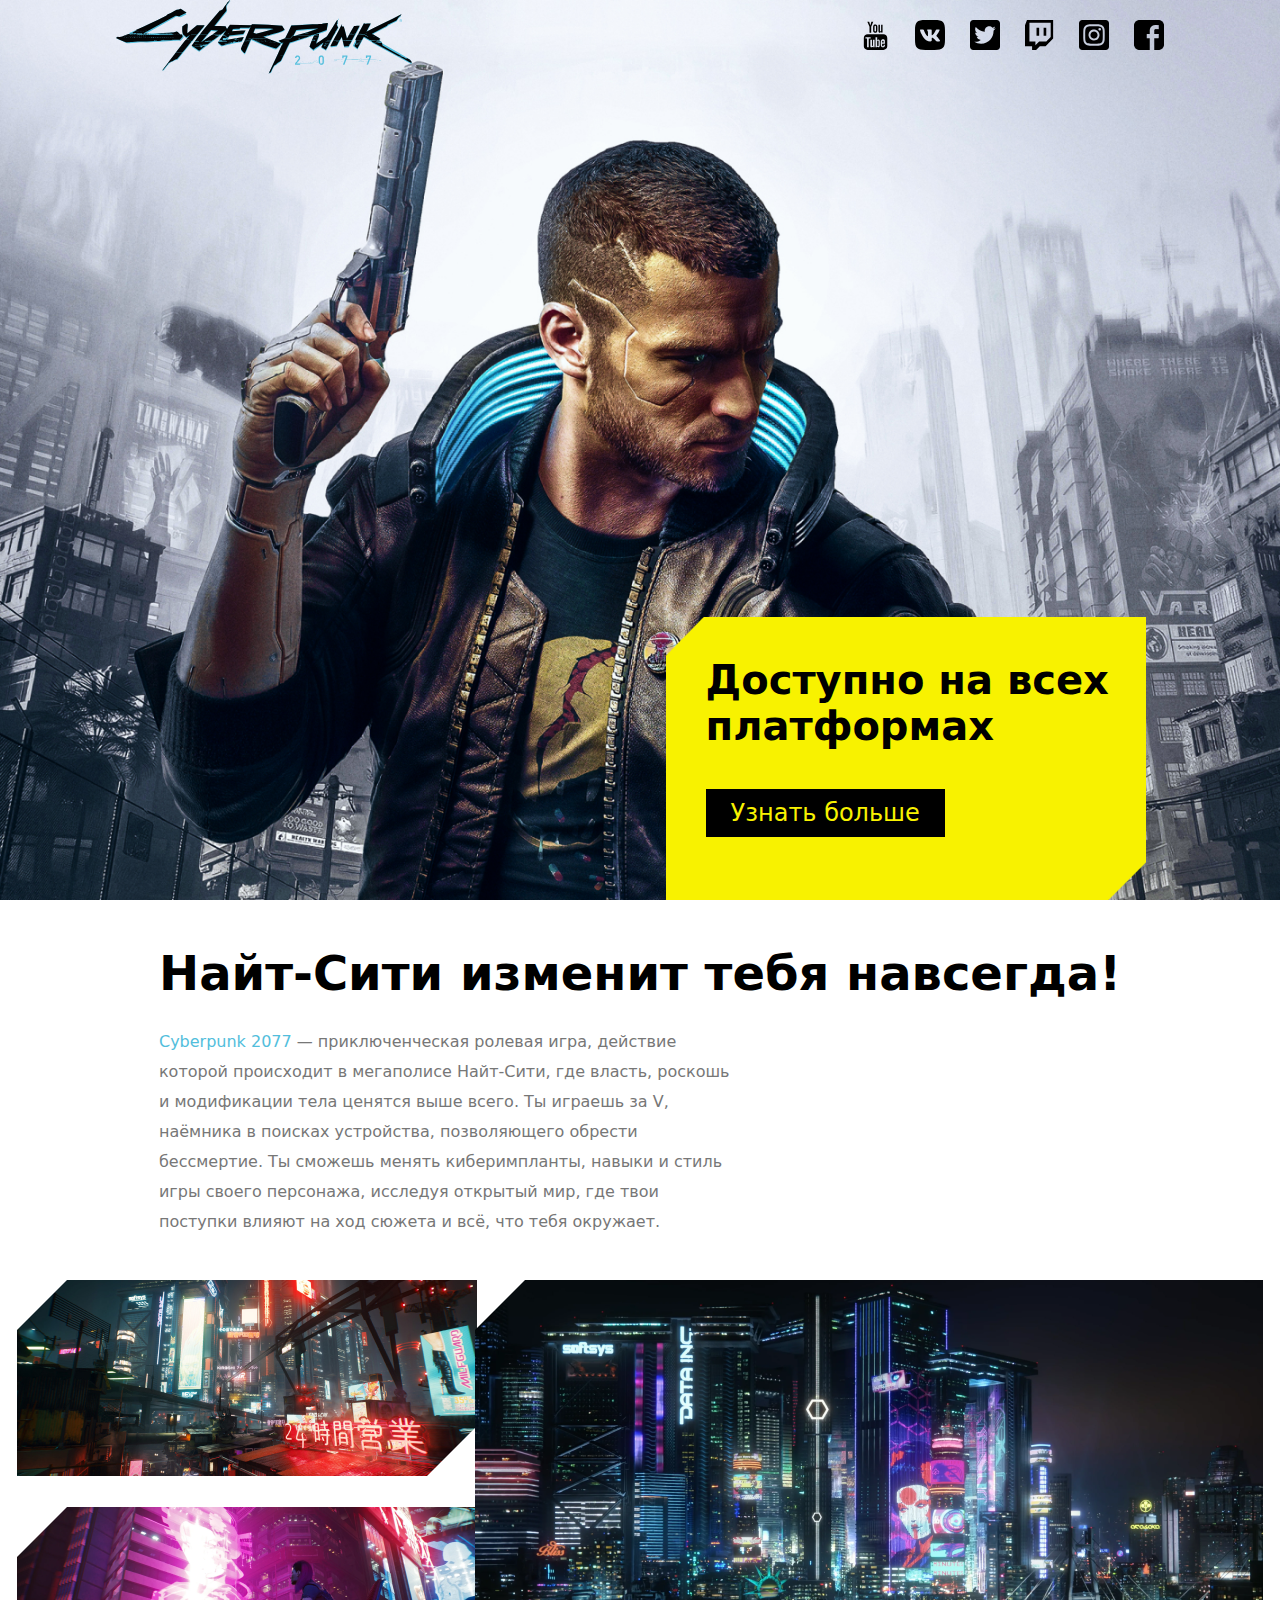
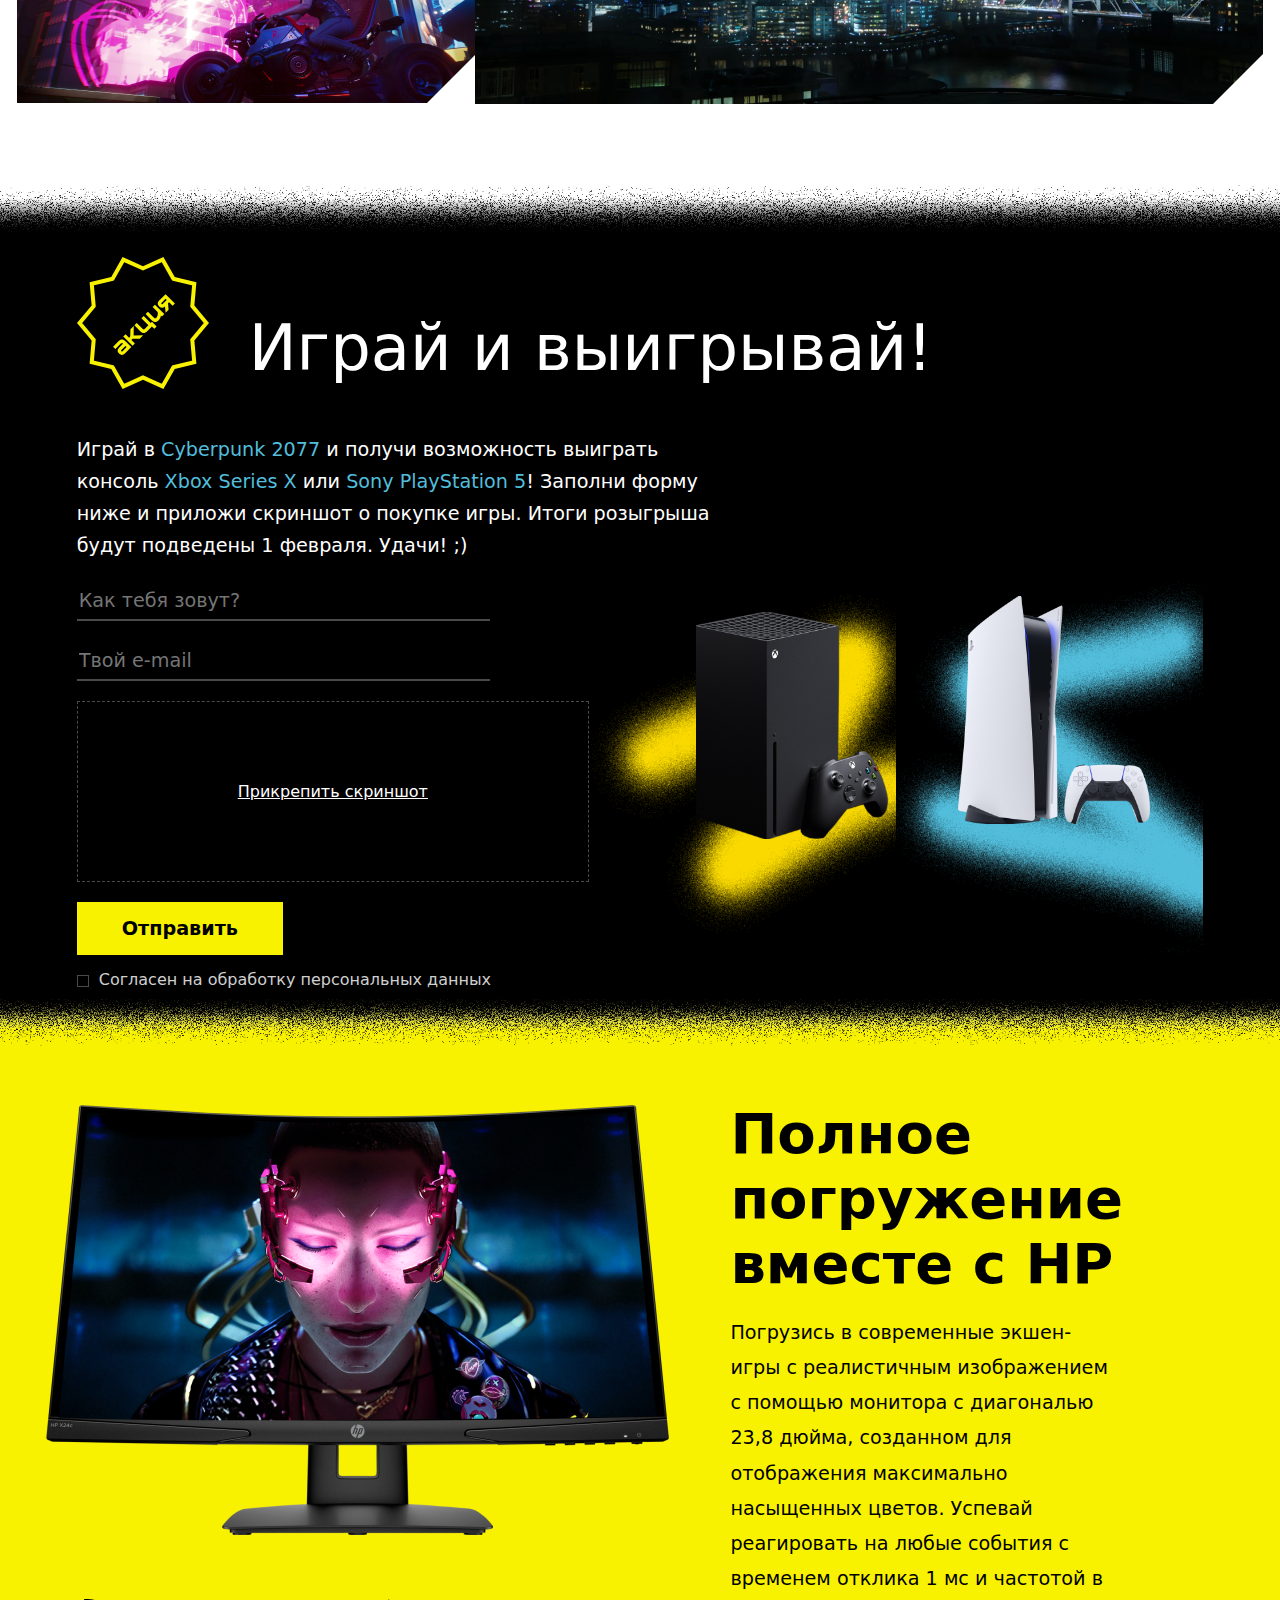
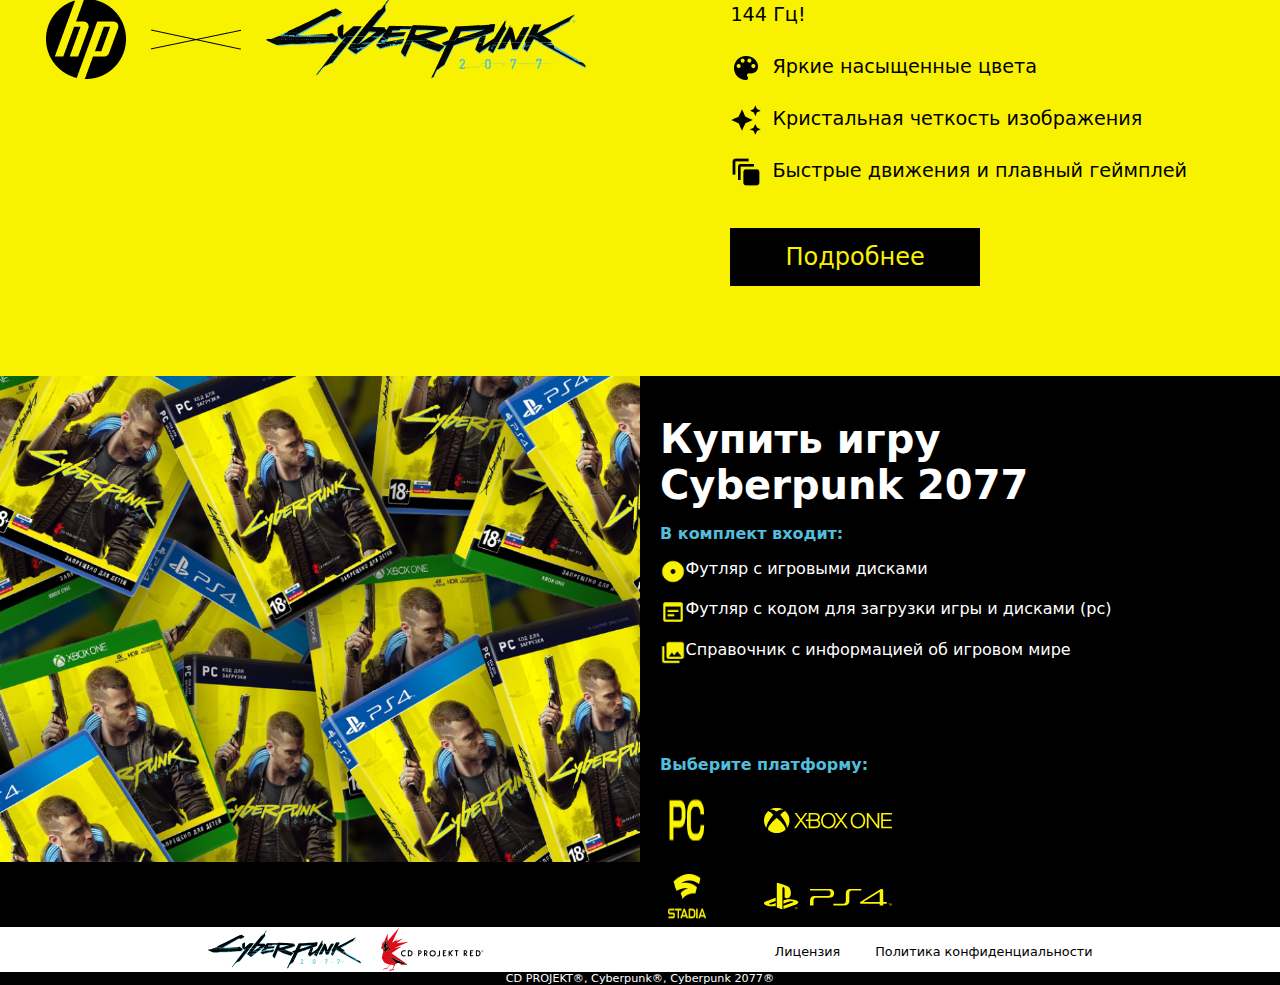
<file: progect3/index.html>
<!DOCTYPE html>
<html lang="en">

<head>
    <meta charset="UTF-8">
    <meta http-equiv="X-UA-Compatible" content="IE=edge">
    <meta name="viewport" content="width=device-width, initial-scale=1.0">
    <link rel="stylesheet" href="index.css">
    <title>Document</title>
</head>

<body>
    <header>
        <div class="header__backgraund">
            <nav>
                <div>
                    <div>
                        <img class="header__logo" src="./images/logo.svg" alt="Лого">
                    </div>
                    <div class="header__icons">
                        <img style="padding-left: 0px;" src="./images/youtube.svg" alt="YT">
                        <img src="./images/vk.svg" alt="VK">
                        <img src="./images/twitter.svg" alt="TW">
                        <img src="./images/twitch.svg" alt="TCH">
                        <img src="./images/instagram.svg" alt="IN">
                        <img src="./images/facebook.png" alt="FA">
                    </div>
                </div>
            </nav>
            <div class="header__info">
                <p>Доступно на всех платформах</p>
                <button>Узнать больше</button>
            </div>
        </div>
        <div class="header_main"></div>
    </header>
    <main>
        <div class="main__center">
            <div class="main__center__title">
                <div class="main__center__titleAndContent">
                    <p>Найт-Сити изменит тебя навсегда!</p>
                    <div class="main__center__content">
                        <p> <span style="color: #52bedc">Cyberpunk 2077</span> — приключенческая ролевая игра, действие
                            которой происходит в мегаполисе
                            Найт-Сити, где власть, роскошь и модификации тела ценятся выше всего. Ты играешь за V,
                            наёмника
                            в поисках устройства, позволяющего обрести бессмертие. Ты сможешь менять киберимпланты,
                            навыки и
                            стиль игры своего персонажа, исследуя открытый мир, где твои поступки влияют на ход сюжета и
                            всё, что тебя окружает.
                        <p>
                    </div>
                </div>
                <div class="main__center__foto">
                    <div class="main__center__foto__double">
                        <img class="main__center__foto1" src="./images/mainblack1.png" alt="Фото1">
                        <img class="main__center__foto2" src="./images/mainblack2.png" alt="Фото2">
                    </div>
                    <div>
                        <img class="main__center__foto3" src="./images/mainblack3.png" alt="Фото3">
                    </div>
                </div>
            </div>
        </div>
        <img class="main__block2-3" src="./images/block2-3.png" alt="Переход">
        <div class="main__form">
            <div>
                <div>
                    <img src="./images/akciy.svg" alt="Акция">
                    <div class="main__form__XPSPHONE">
                        <div class="main__form__fotoXBOX">
                            <img src="images/XBOX.png" alt="XBOX">
                        </div>
                        <div class="main__form__fotoPS">
                            <img src="images/PS5.png" alt="PS">
                        </div>
                    </div>
                    <p>Играй и выигрывай!</p>
                </div>
                <p>Играй в <span style="color: #52bedc">Cyberpunk 2077</span> и получи возможность выиграть консоль
                    <span style="color: #52bedc">Xbox Series X</span> или <span style="color: #52bedc">Sony PlayStation
                        5</span>!
                    Заполни форму ниже и приложи скриншот о покупке игры. Итоги розыгрыша будут подведены 1 февраля.
                    Удачи! ;)
                </p>
                <div>
                    <div>
                        <form id="form" action="#">
                            <input class="main__form__input main__form__input_style" type="text"
                                placeholder="Как тебя зовут?">
                            <input class="main__form__input main__form__input_style" type="Email"
                                placeholder="Твой е-mail">
                            <input id="file" name="file" class="main__form__input main__form__file_style" type="file">
                            <div class="main__form__file_label_style">
                                <label class="" for="file"><u>Прикрепить скриншот</u></label>
                            </div> <button class="main__form__input main__form__button_style">Отправить</button>
                            <div style="display: flex;">
                                <input id="checkbox" name="checkbox"
                                    class="main__form__input main__form__checkbox_style" type="Checkbox">
                                <label class="main__form__checkbox_label_style" for="checkbox"></label>
                                <label class="main__form__checkbox_label2_style" for="checkbox">Согласен на обработку
                                    персональных данных</label>
                            </div>
                        </form>
                    </div>
                    <div class="main__form__XPS">
                        <div class="main__form__fotoXBOX">
                            <img src="images/XBOX.png" alt="XBOX">
                        </div>
                        <div class="main__form__fotoPS">
                            <img src="images/PS5.png" alt="PS">
                        </div>
                    </div>
                </div>
            </div>
            <img class="main__block3-4" src="./images/block3-4.png" alt="Переход">
        </div>
        <div class="main__marketing">
            <div>
                <div class="main__marketing__foto">
                    <div>
                        <img src="./images/hpmonitor.png" alt="Монитор">
                    </div>
                    <div>
                        <img src="./images/hp_cyber.png" alt="Интеграция">
                    </div>
                </div>
                <div class="main__marketing__HP">
                    <p class="main__marketing__title">Полное погружение вместе с HP</p>
                    <p class="main__marketing__content">Погрузись в современные экшен-игры с реалистичным изображением с
                        помощью монитора с диагональю
                        23,8 дюйма, созданном для отображения максимально насыщенных цветов. Успевай реагировать на
                        любые события с временем отклика 1 мс и частотой в 144 Гц!</p>
                    <div>
                        <img src="./images/icon_pal.png" alt="Палинтра">
                        <p>Яркие насыщенные цвета</p>
                    </div>
                    <div>
                        <img src="./images/icon_zve.png" alt="Звезды">
                        <p>Кристальная четкость изображения</p>
                    </div>
                    <div>
                        <img src="./images/icon_copy.png" alt="Копия">
                        <p>Быстрые движения и плавный геймплей</p>
                    </div>
                    <button>Подробнее</button>
                </div>
            </div>
        </div>
        <div style="background-color: #f8f200; height: 10vh;"></div>
        <div class="main__pay">
            <div class="main__pay__flex">
                <div>
                    <img src="./images/pay.jpg" alt="pay">
                </div>
                <div class="main__pay__flex__content">
                    <p>Купить игру Cyberpunk 2077</p>
                    <div class="main__pay__flex__pack">
                        <p>В комплект входит:</p>
                        <div>
                            <img src="./images/pay_disk.png" alt="disk">
                            <p>Футляр с игровыми дисками</p>
                        </div>
                        <div>
                            <img src="./images/pay_kal.png" alt="kal">
                            <p>Футляр с кодом для загрузки игры и дисками (pc)</p>

                        </div>
                        <div>
                            <img src="./images/pay_foto.png" alt="foto">
                            <p>Справочник с информацией об игровом мире</p>

                        </div>
                    </div>
                    <div class="main__pay__flex__platform">
                        <p>Выберите платформу:</p>
                        <div>
                            <img class="main__pay__flex__platform__pc" src="./images/pc.png" alt="pc">
                            <img class="main__pay__flex__platform__xbox" src="./images/xbox_pay.svg" alt="xbox">
                        </div>
                        <div>
                            <img class="main__pay__flex__platform__stadia" src="./images/stadia.png" alt="stadia">
                            <img class="main__pay__flex__platform__ps" src="./images/ps4.svg" alt="ps">
                        </div>
                    </div>
                </div>
            </div>
        </div>
    </main>
    <footer>
        <div>
            <div>
                <div class="footer__foto">
                    <img class="footer__foto__logo" src="./images/logo.svg" alt="logoDown">
                    <img class="footer__foto__CDRed" src="./images/cd.svg" alt="CDRed">
                </div>
                <div class="footer__content">
                    <p>Лицензия</p>
                    <p>Политика конфиденциальности</p>
                </div>
            </div>
        </div>
        <div class="footer__down">
            <p>CD PROJEKT®, Cyberpunk®, Cyberpunk 2077®</p>
        </div>
    </footer>
</body>

</html>
</file>
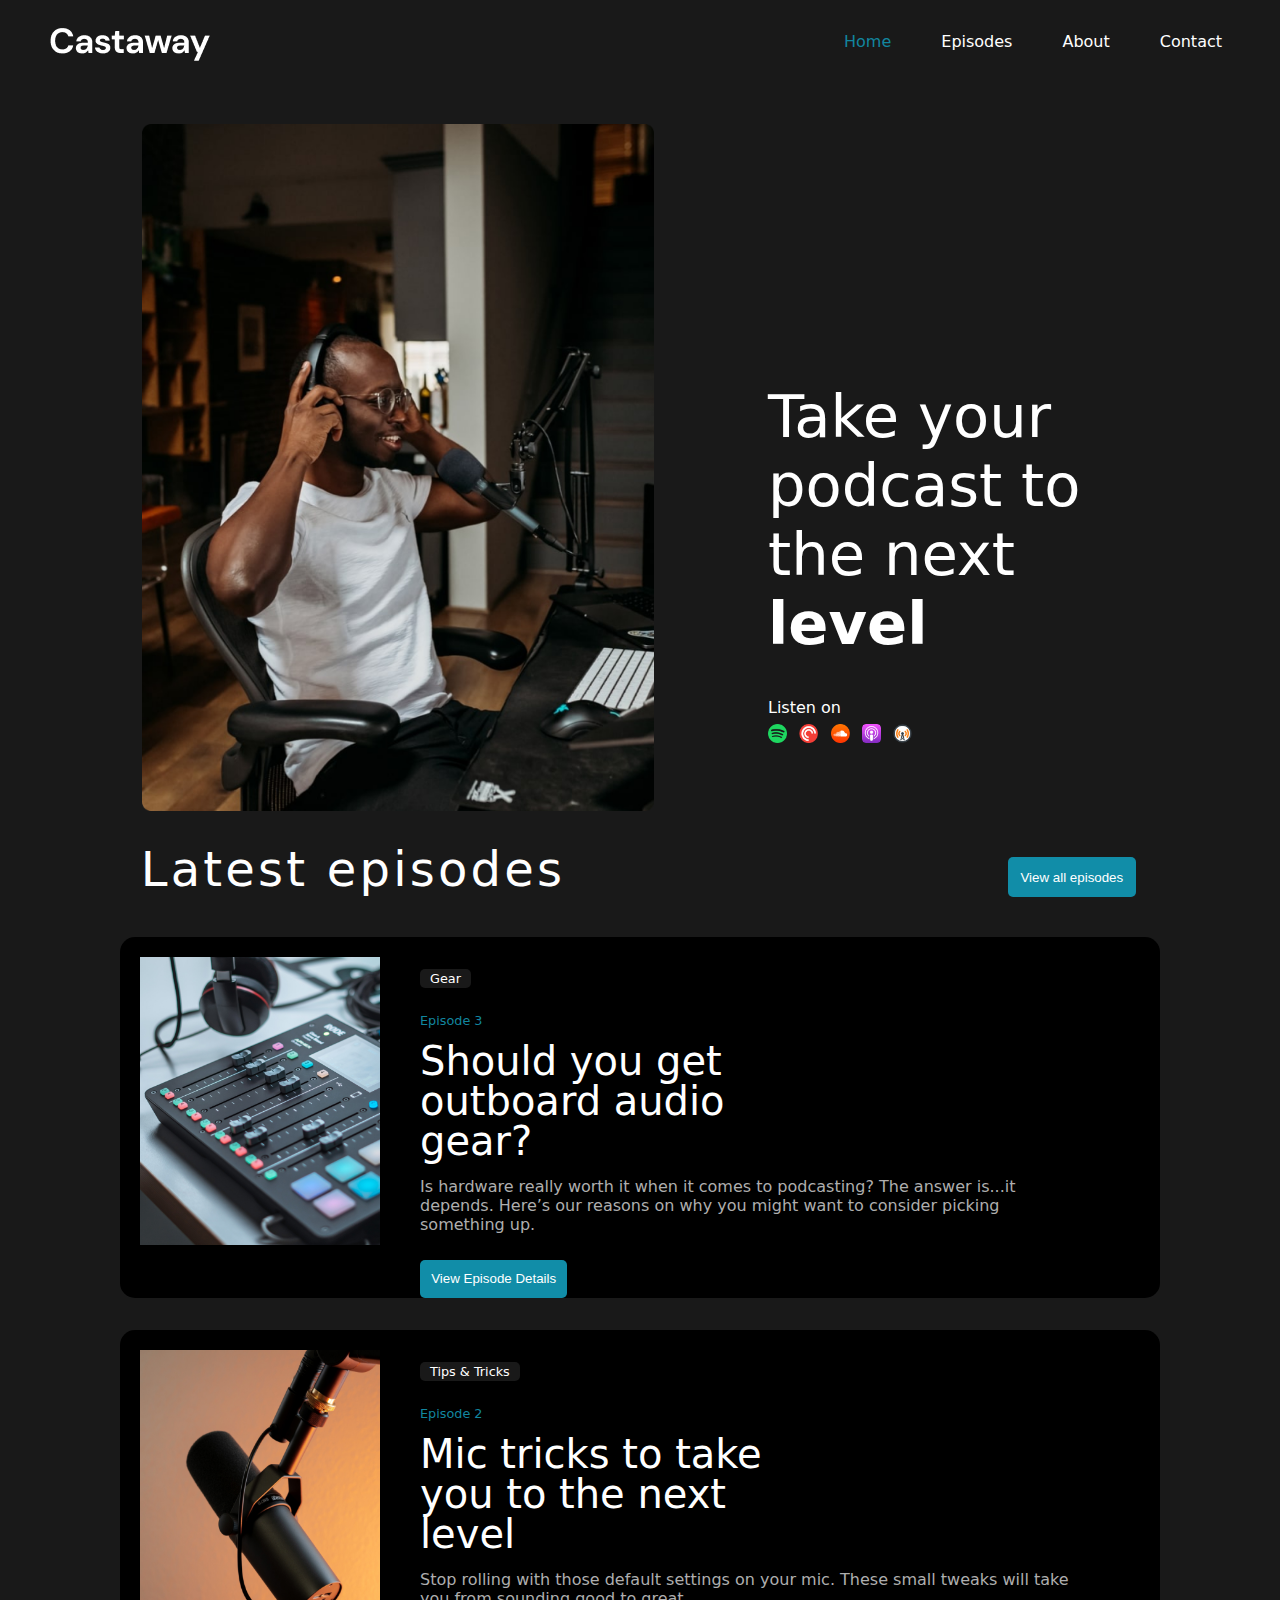
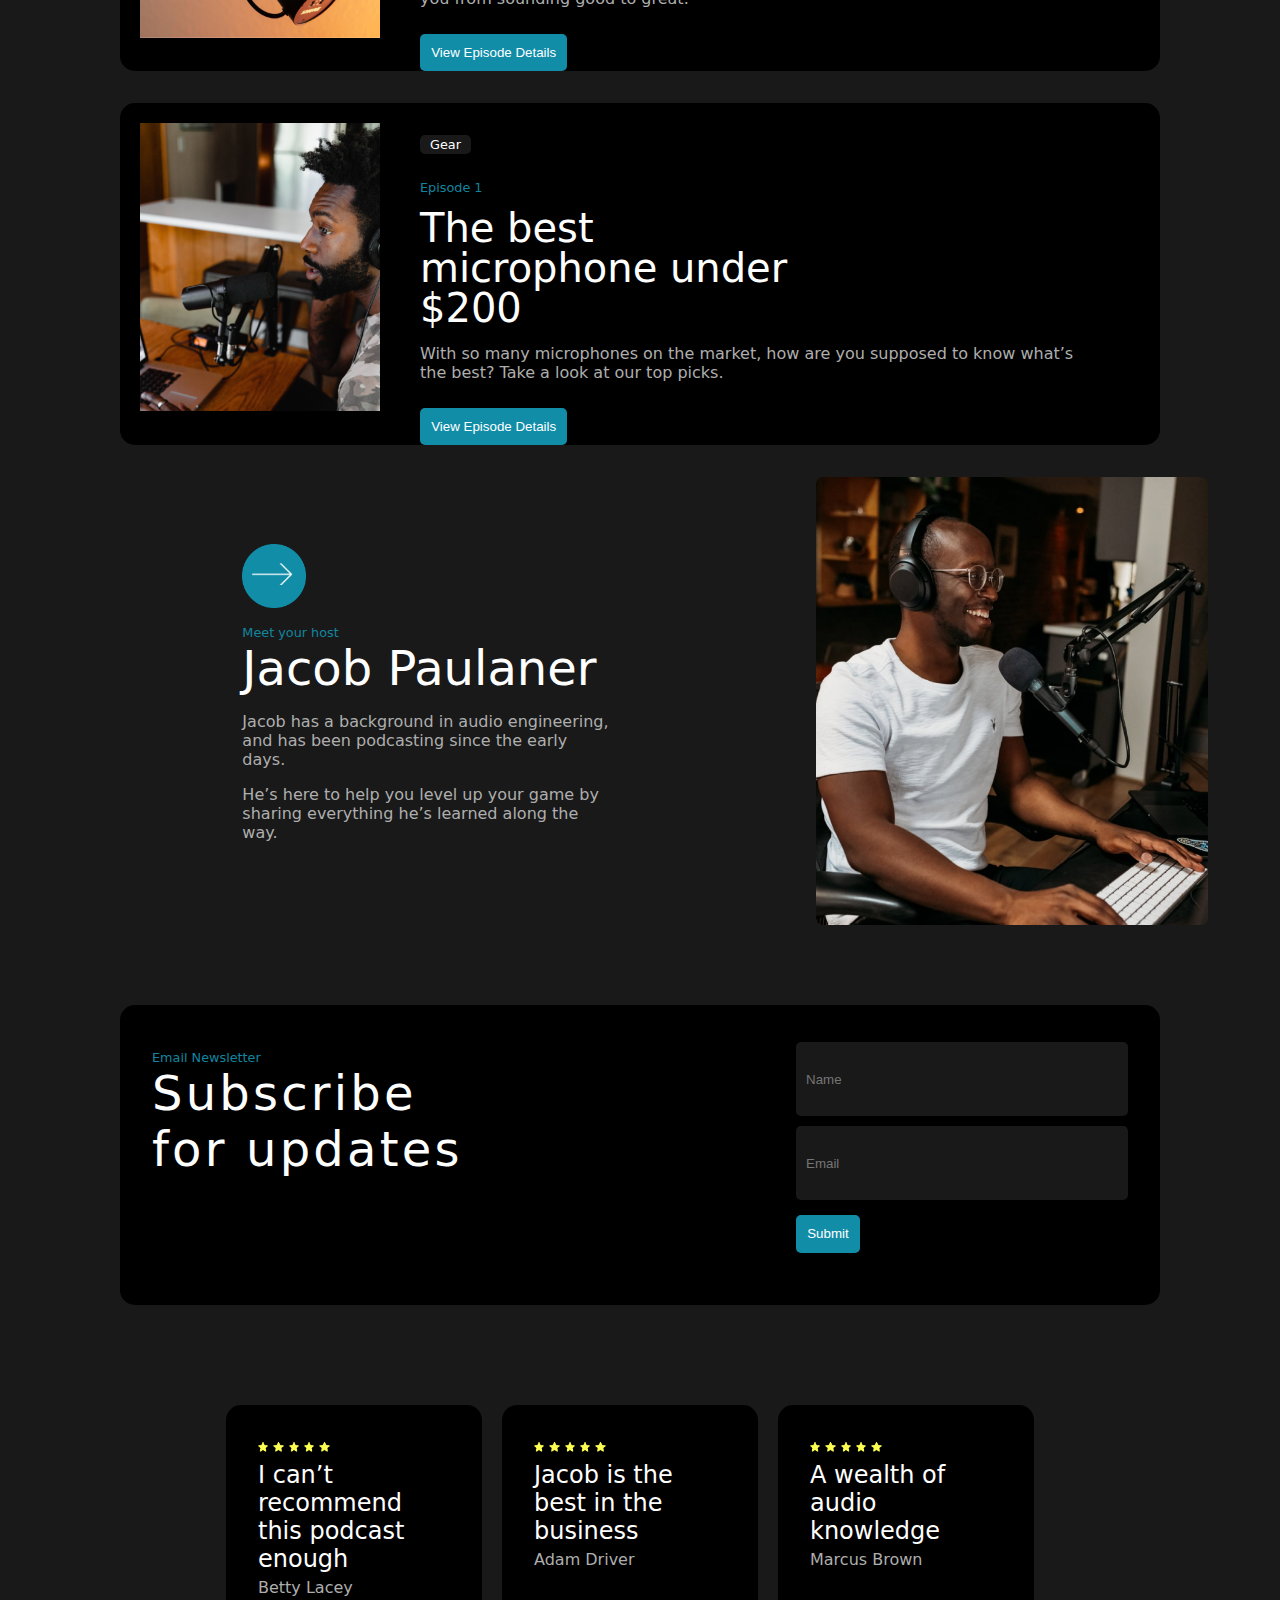
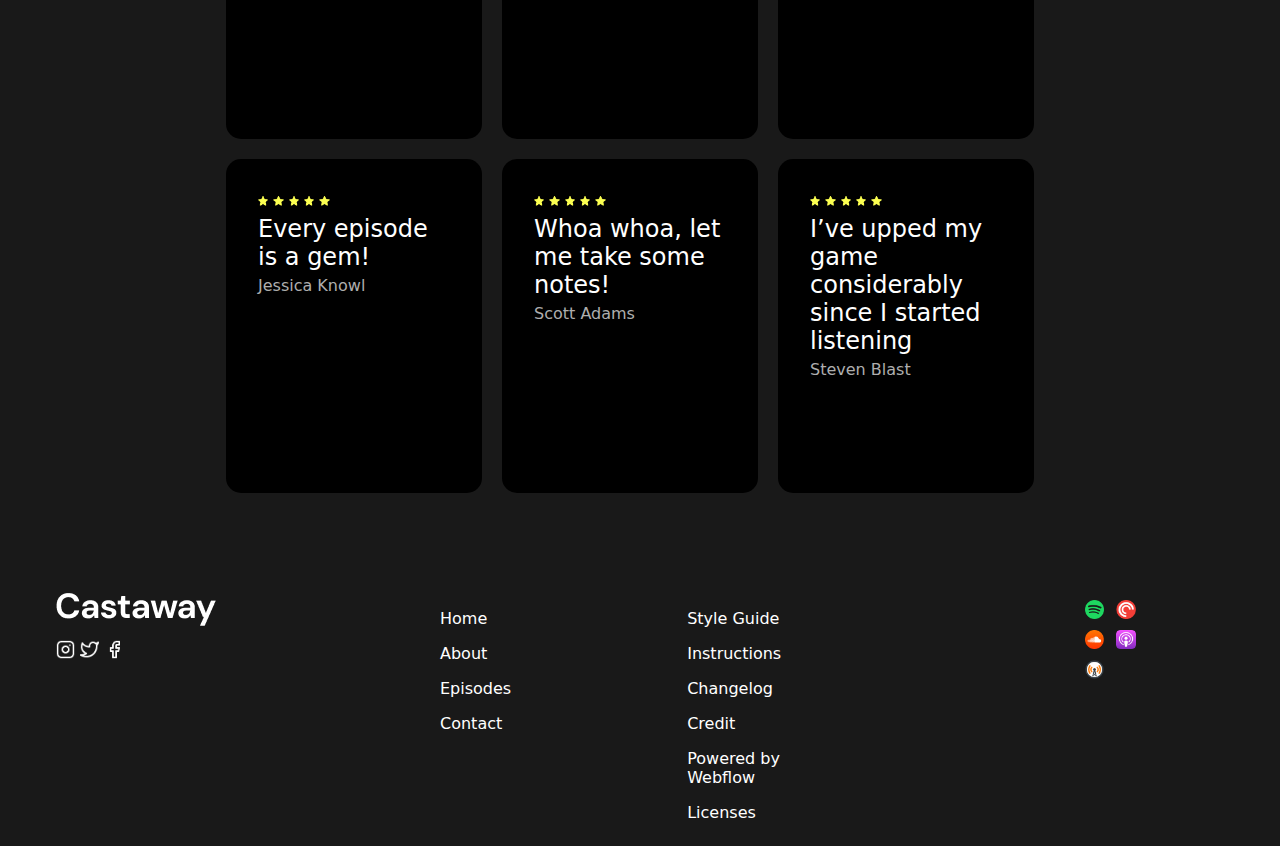
<file: project4/index.html>
<!DOCTYPE html>
<html lang="en">

<head>
    <meta charset="UTF-8">
    <meta http-equiv="X-UA-Compatible" content="IE=edge">
    <meta name="viewport" content="width=device-width, initial-scale=1.0">
    <link rel="stylesheet" href="index.css">
    <title>Document</title>
</head>

<body>
    <header>
        <div>
            <div>
                <div class="header__logo">
                    <img src="./images/logo.png" alt="logo">
                </div>
                <div class="header__content">
                    <p style="color: rgb(18,134,159)">Home</p>
                    <p>Episodes</p>
                    <p>About</p>
                    <p>Contact</p>
                </div>
            </div>
        </div>
        <div style="height: 10vh;"></div>
    </header>
    <main>
        <div class="main__block1">
            <div class="flex">
                <div>
                    <img src="./images/man.png" alt="Мужик">
                </div>
                <div class="main__content">
                    <div class="main__content__title">Take your podcast to the next <span
                            style="font-weight: bold;">level</span></div>
                    <div class="main__content__icon">
                        <div class="main__content__icon__title">Listen on</div>
                        <div>
                            <img src="./images/ico1.png" alt="Иконка1">
                            <img src="./images/ico2.png" alt="Иконка2">
                            <img src="./images/ico3.png" alt="Иконка3">
                            <img src="./images/ico4.png" alt="Иконка4">
                            <img style="margin-right: 0px;" src="./images/ico5.png" alt="Иконка5">
                        </div>
                    </div>
                </div>
            </div>
        </div>
        <div class="main__block2">
            <div class="main__block2__title">
                <div class="main__block2__content">Latest episodes</div>
                <div>
                    <button class="main__block2__button">View all episodes</button>
                </div>
            </div>
            <div class="main__block2__episode">
                <div class="main__block2__episode__block1">
                    <img src="./images/episode1.png" alt="1">
                    <div>
                        <p class="main__block2__episode__block1__content1">Gear</p>
                        <p class="main__block2__episode__block1__content2">Episode 3</p>
                        <p class="main__block2__episode__block1__content3">Should you get outboard audio gear?</p>
                        <p class="main__block2__episode__block1__content4">Is hardware really worth it when it comes to
                            podcasting? The answer is...it depends. Here’s our reasons on why you might want to consider
                            picking something up.</p>
                        <button class="main__block2__episode__block1__button">View Episode Details</button>
                    </div>
                </div>
                <div class="main__block2__episode__block1">
                    <img src="./images/episode2.png" alt="3">
                    <div>
                        <p class="main__block2__episode__block1__content1">Tips & Tricks</p>
                        <p class="main__block2__episode__block1__content2">Episode 2</p>
                        <p class="main__block2__episode__block1__content3">Mic tricks to take you to the next level</p>
                        <p class="main__block2__episode__block1__content4">Stop rolling with those default settings on
                            your mic. These small tweaks will take you from sounding good to great.</p>
                        <button class="main__block2__episode__block1__button">View Episode Details</button>
                    </div>
                </div>
                <div class="main__block2__episode__block1">
                    <img src="./images/episode3.png" alt="3">
                    <div>
                        <p class="main__block2__episode__block1__content1">Gear</p>
                        <p class="main__block2__episode__block1__content2">Episode 1</p>
                        <p class="main__block2__episode__block1__content3">The best microphone under $200</p>
                        <p class="main__block2__episode__block1__content4">With so many microphones on the market, how
                            are you supposed to know what’s the best? Take a look at our top picks.</p>
                        <button class="main__block2__episode__block1__button">View Episode Details</button>
                    </div>
                </div>
            </div>
        </div>
        <div class="main__block3">
            <div class="main__block3__flex">
                <div class="main__block3__flex__title">
                    <img class="main__block3__flex__title__img" src="./images/block3str.png">
                    <p class="main__block3__flex__title__content1">Meet your host</p>
                    <p class="main__block3__flex__title__content2">Jacob Paulaner</p>
                    <p class="main__block3__flex__title__content3">Jacob has a background in audio engineering, and has
                        been podcasting since the early days.</p>
                    <p class="main__block3__flex__title__content4">He’s here to help you level up your game by sharing
                        everything he’s learned along the way.</p>
                </div>
                <img src="images/block3man.png">
            </div>
        </div>
        <div class="main__block4">
            <div class="main__block4__flex">
                <div>
                    <p class="main__block4__flex__content1">Email Newsletter</p>
                    <p class="main__block4__flex__content2">Subscribe for updates</p>
                </div>
                <div>
                    <form action="#">
                        <input id="main__block4__flex__input" type="text" placeholder="Name">
                        <input id="main__block4__flex__input" type="text" placeholder="Email">
                        <button>Submit</button>
                    </form>
                </div>
            </div>
        </div>
        <div class="main__block5">
            <div class="main__block5__flex">
                <div>
                    <div>
                        <img src="./images/zvezda.png">
                        <img src="./images/zvezda.png">
                        <img src="./images/zvezda.png">
                        <img src="./images/zvezda.png">
                        <img src="./images/zvezda.png">
                        <p class="main__block5__flex__content1">I can’t recommend this podcast enough</p>
                        <p class="main__block5__flex__content2">Betty Lacey</p>
                    </div>
                    <div>
                        <img src="./images/zvezda.png">
                        <img src="./images/zvezda.png">
                        <img src="./images/zvezda.png">
                        <img src="./images/zvezda.png">
                        <img src="./images/zvezda.png">
                        <p class="main__block5__flex__content1">Every episode is a gem!</p>
                        <p class="main__block5__flex__content2">Jessica Knowl</p>
                    </div>
                </div>
                <div>
                    <div>
                        <img src="./images/zvezda.png">
                        <img src="./images/zvezda.png">
                        <img src="./images/zvezda.png">
                        <img src="./images/zvezda.png">
                        <img src="./images/zvezda.png">
                        <p class="main__block5__flex__content1">Jacob is the best in the business</p>
                        <p class="main__block5__flex__content2">Adam Driver</p>
                    </div>
                    <div>
                        <img src="./images/zvezda.png">
                        <img src="./images/zvezda.png">
                        <img src="./images/zvezda.png">
                        <img src="./images/zvezda.png">
                        <img src="./images/zvezda.png">
                        <p class="main__block5__flex__content1">Whoa whoa, let me take some notes!</p>
                        <p class="main__block5__flex__content2">Scott Adams</p>
                    </div>
                </div>
                <div>
                    <div>
                        <img src="./images/zvezda.png">
                        <img src="./images/zvezda.png">
                        <img src="./images/zvezda.png">
                        <img src="./images/zvezda.png">
                        <img src="./images/zvezda.png">
                        <p class="main__block5__flex__content1">A wealth of audio knowledge</p>
                        <p class="main__block5__flex__content2">Marcus Brown</p>
                    </div>
                    <div>
                        <img src="./images/zvezda.png">
                        <img src="./images/zvezda.png">
                        <img src="./images/zvezda.png">
                        <img src="./images/zvezda.png">
                        <img src="./images/zvezda.png">
                        <p class="main__block5__flex__content1">I’ve upped my game considerably since I started
                            listening</p>
                        <p class="main__block5__flex__content2">Steven Blast</p>
                    </div>
                </div>
            </div>
        </div>
    </main>
    <footer>
        <div>
            <div class="footer__img">
                <img src="./images/logo.png">
                <div>
                    <img src="./images/inst.png">
                    <img src="./images/tw.png">
                    <img src="./images/fb.png">
                </div>
            </div>
            <div class="footer__url">
                <div>
                    <p>Home</p>
                    <p>About</p>
                    <p>Episodes</p>
                    <p>Contact</p>
                </div>
                <div>
                    <p>Style Guide</p>
                    <p>Instructions</p>
                    <p>Changelog</p>
                    <p>Credit</p>
                    <p>Powered by Webflow</p>
                    <p>Licenses</p>
                </div>
            </div>
            <div>
                <div class="main__content__icon">
                    <div>
                        <img src="./images/ico1.png" alt="Иконка1">
                        <img src="./images/ico2.png" alt="Иконка2">
                        <img src="./images/ico3.png" alt="Иконка3">
                        <img src="./images/ico4.png" alt="Иконка4">
                        <img style="margin-right: 0px;" src="./images/ico5.png" alt="Иконка5">
                    </div>
                </div>
            </div>
        </div>
    </footer>
</body>

</html>
</file>
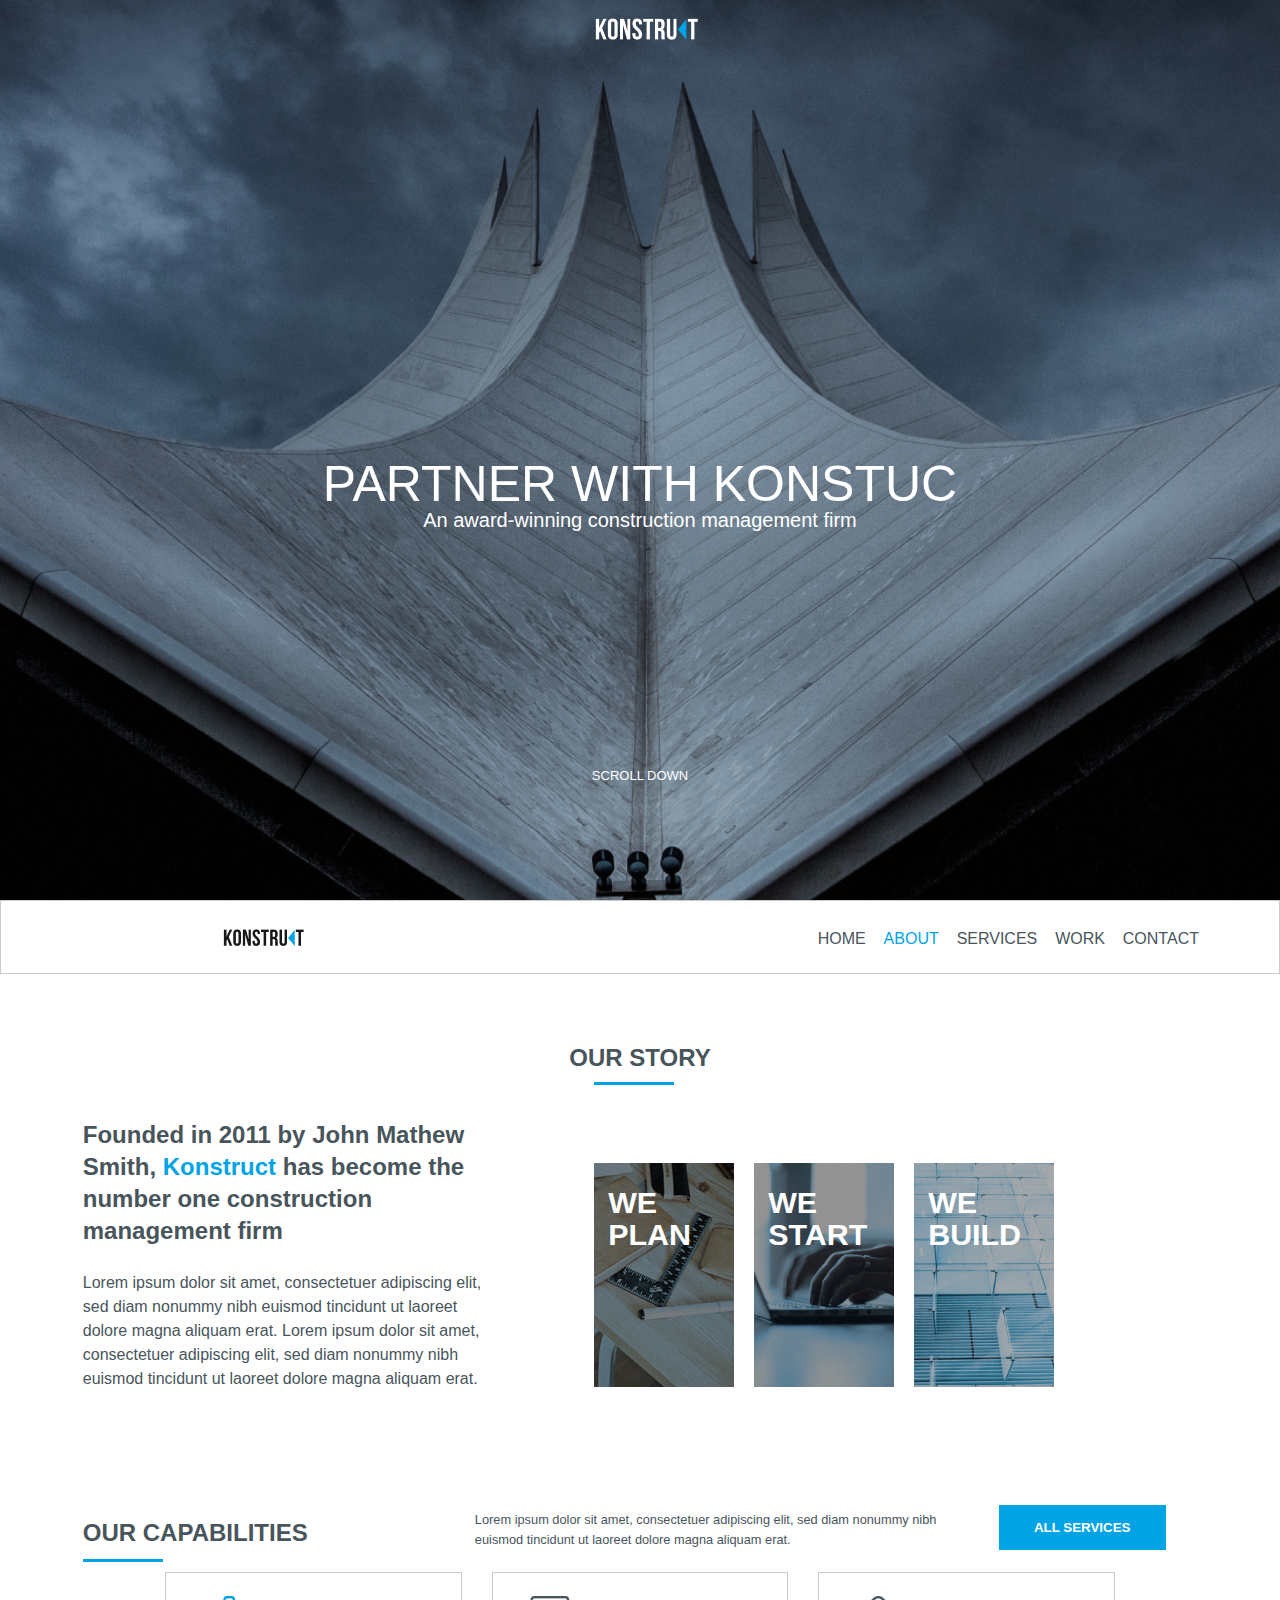
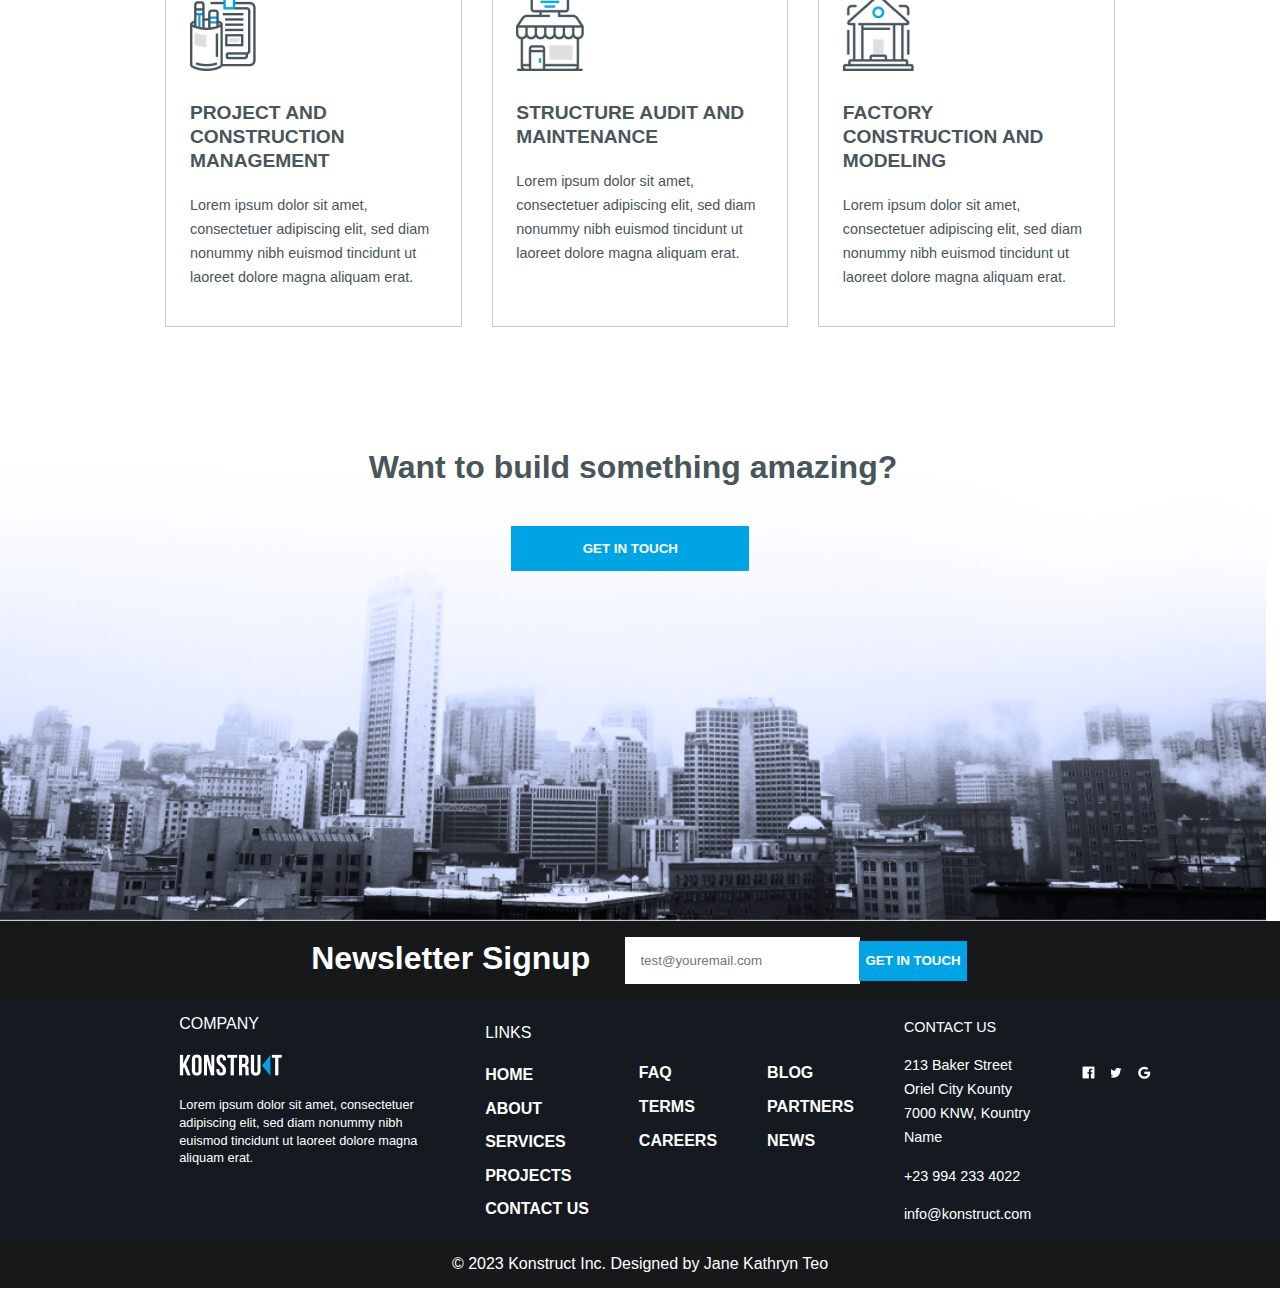
<file: project 2/figma/html/index.html>
<!DOCTYPE html>
<html lang="en">

<head>
    <meta charset="UTF-8">
    <meta http-equiv="X-UA-Compatible" content="IE=edge">
    <meta name="viewport" content="width=device-width, initial-scale=1.0">
    <link rel="stylesheet" href="index.css">
    <title>Document</title>
</head>

<body>
    <header class="header">
        <div class="header__fon">
            <div>
                <img src="./images/logo.png" alt="Лого">
                <p class="header__fon__title">PARTNER WITH KONSTUC</p>
                <p class="header__fon__title header__fon__content">An award-winning construction management firm</p>
                <p class="header__fon__title header__fon__contentDown">SCROLL DOWN</p>
            </div>
        </div>

    </header>
    <div class="header__nav">
        <img src="./images/logoBlack.png" alt="Лого">
        <div class="burger"></div>
        <ul>
            <li>HOME</li>
            <li style="color: #00a4e5">ABOUT</li>
            <li>SERVICES</li>
            <li>WORK</li>
            <li>CONTACT</li>
        </ul>
    </div>
    <div style="height: 50px;"></div>
    <main>
        <div class="main__title">
            <h2>OUR STORY</h2>
            <div style="background-color: #00a4e5; width: 80px; height: 3px;"></div>
        </div>
        <div class="main__content__story">
            <div class="flex">
                <div class="main__content__story__text">
                    <p style="font-size: 1.5rem; font-weight: bold;">Founded in 2011 by John Mathew Smith, <span
                            style="color: #00a4e5">Konstruct</span> has become the number one construction
                        management
                        firm
                    </p>
                    <p style="line-height: 1.5rem;">
                        Lorem ipsum dolor sit amet, consectetuer adipiscing elit, sed diam nonummy nibh euismod
                        tincidunt ut
                        laoreet dolore magna aliquam erat. Lorem ipsum dolor sit amet, consectetuer adipiscing elit, sed
                        diam
                        nonummy nibh euismod tincidunt ut laoreet dolore magna aliquam erat.

                    </p>
                </div>
                <div class="main__content__story__foto">
                    <div class="foto1"><span class="main__content__story__span Phone__span1">WE PLAN</span></div>
                    <div class="foto2"><span class="main__content__story__span Phone__span2">WE START</span></div>
                    <div class="foto3"><span class="main__content__story__span Phone__span3">WE BUILD</span></div>
                </div>
            </div>
            <div style="height: 10vh;"></div>
            <div class="main__services">
                <div class="main__services__title">
                    <div>
                        <h2>OUR CAPABILITIES</h2>
                        <div
                            style="background-color: #00a4e5; width: 80px; height: 3px;  position: relative; top: -10px;">
                        </div>
                    </div>
                    <div class="main__services__title__content">
                        <p>
                            Lorem ipsum dolor sit amet, consectetuer adipiscing elit, sed diam nonummy nibh euismod
                            tincidunt ut
                            laoreet dolore magna aliquam erat.
                        </p>
                    </div>
                    <button class="main__services__title__button">ALL SERVICES</button>
                </div>
                <div class="main__services__content">
                    <div class="flex">
                        <div>
                            <div>
                                <img src="./images/services1.png" alt="ser1">
                                <p style="font-weight: bold; font-size: 1.2rem; line-height: 1.5rem;">PROJECT AND
                                    CONSTRUCTION MANAGEMENT</p>
                                <p style="font-size: 0.9rem; line-height: 1.5rem;">Lorem ipsum dolor sit amet,
                                    consectetuer adipiscing elit, sed diam nonummy nibh euismod
                                    tincidunt ut laoreet dolore magna aliquam erat.</p>
                            </div>
                        </div>
                        <div style="width: 30px; border: 0px;"></div>
                        <div>
                            <div>
                                <img src="./images/services2.png" alt="ser1">
                                <p style="font-weight: bold; font-size: 1.2rem; line-height: 1.5rem;">STRUCTURE AUDIT
                                    AND MAINTENANCE</p>
                                <p style="font-size: 0.9rem; line-height: 1.5rem;">Lorem ipsum dolor sit amet,
                                    consectetuer adipiscing elit, sed diam nonummy nibh euismod
                                    tincidunt ut laoreet dolore magna aliquam erat.</p>
                            </div>
                        </div>
                        <div style="width: 30px; border: 0px;"></div>
                        <div>
                            <div>
                                <img src="./images/services3.png" alt="ser1">
                                <p style="font-weight: bold; font-size: 1.2rem; line-height: 1.5rem;">FACTORY
                                    CONSTRUCTION AND MODELING</p>
                                <p style="font-size: 0.9rem; line-height: 1.5rem;">Lorem ipsum dolor sit amet,
                                    consectetuer adipiscing elit, sed diam nonummy nibh euismod
                                    tincidunt ut laoreet dolore magna aliquam erat.</p>
                            </div>
                        </div>
                    </div>
                </div>
            </div>
        </div>
        <div class="main__city">
            <div class="main__city__title">
                <p>Want to build something amazing?</p>
                <button class="main__city__button">GET IN TOUCH</button>
            </div>
        </div>
        <div class="main__form" style="background-color: #171819;">
            <div>
                <div class="flex">
                    <div class="main__form__title">
                        <p>Newsletter Signup</p>
                    </div>
                    <div>
                        <form class="form" action="#">
                            <input id="Email" type="Email" placeholder="test@youremail.com">
                            <button class="main__form__button">GET IN TOUCH</button>
                        </form>
                    </div>
                </div>
            </div>
        </div>
    </main>
    <footer>
        <div class="footer__content">
            <div>
                <p class="footer__PMarginZero">COMPANY</p>
                <img src="./images/logo.png" alt="logofooter">
                <p class="footer__content__block1">Lorem ipsum dolor sit amet,
                    consectetuer adipiscing elit, sed diam nonummy nibh euismod tincidunt ut laoreet dolore magna
                    aliquam erat.</p>
            </div>
            <div class="footer__line"></div>
            <div class="footer__content__block2">
                <p id="footer__content__block2__Up">LINKS</p>
                <p>HOME</p>
                <p>ABOUT</p>
                <p>SERVICES</p>
                <p>PROJECTS</p>
                <p>CONTACT US</p>
            </div>
            <div class="footer__line"></div>
            <div class="footer__content__block2">
                <div class="footer__content__block2__otstup"></div>
                <p>FAQ</p>
                <p>TERMS</p>
                <p>CAREERS</p>
            </div>
            <div class="footer__line"></div>
            <div  class="footer__content__block2">
                <div class="footer__content__block2__otstup"></div>
                <p>BLOG</p>
                <p>PARTNERS</p>
                <p>NEWS</p>
            </div>
            <div class="footer__line"></div>

            <div class="footer__content__block3">
                <p>CONTACT US</p>
                <p id="footer__content__block2__Up__adress">213 Baker Street Oriel City Kounty 7000 KNW, Kountry Name</p>
                <p>+23 994 233 4022</p>
                <p>info@konstruct.com</p>
            </div>
            <div class="footer__line"></div>

            <div class="footer__content__block4">
                <img src="./images/fa1.png" alt="Иконка1">
                <img src="./images/tw1.png" alt="Иконка2">
                <img src="./images/goo1.png" alt="Иконка3">
            </div>
        </div>
        <div class="footer__down">©
            2023 Konstruct Inc. Designed by Jane Kathryn Teo</div>
    </footer>
</body>

</html>
</file>
<file: progect3/index.css>
body {
  margin: 0;
}
* { 
  font-family: system-ui, -apple-system, BlinkMacSystemFont, "Segoe UI", Roboto,
    Oxygen, Ubuntu, Cantarell, "Open Sans", "Helvetica Neue", sans-serif;
}

.header__backgraund {
  border: 0px;
  background-image: url(./images/bg.jpg);
  height: 100vh;
  width: 100%;
  background-repeat: no-repeat;
  background-position: center;
  background-size: cover;
}
.header__backgraund > nav {
  display: grid;
  justify-content: center;
}
.header__backgraund > nav > div {
  display: flex;
}
.header__icons > img {
  padding-left: 20px;
}
.header__icons {
  padding-top: 20px;
  padding-left: 35vw;
}

@media screen and (max-width: 430px) {
  .header__icons {
    padding-left: 0vw;
  }
  .header__backgraund > nav > div {
    display: block;
  }
  .header__icons > img {
    padding-left: 25px;
    width: 7vw;
  }
  .header__logo {
    width: 70vw;
    position: relative;
    left: 10%;
  }
}

.header__info {
  background-image: url(./images/info.png);
  width: 480px;
  height: 283px;
  background-size: 30rem;
  position: absolute;
  bottom: 0px;

  left: 52%;
}
.header__info > p {
  font-size: 2.5rem;
  font-weight: bold;
  padding-left: 40px;
}

.header__info > button {
  margin-left: 40px;
  background-color: black;
  border: 0px;
  color: #f8f200;
  padding: 10px;
  padding-left: 25px;
  padding-right: 25px;
  font-size: 1.5rem;
}
.header_main {
  height: 5vh;
}
@media screen and (max-width: 430px) {
  .header__info {
    width: 320px;
    height: 189px;
    background-size: 20rem;
    top: 85%;
    left: 0px;
  }
  .header__info > p {
    font-size: 2rem;
    margin: 20px 0px;
  }

  .header__info > button {
    margin-left: 55px;
  }
  .header_main {
    height: 15vh;
  }
}

.main__center {
  display: grid;
  justify-content: center;
}

.main__center__title > div > p {
  font-size: 3rem;
  font-weight: bold;
  margin-bottom: 10px;
  margin-top: 0px;
}

.main__center__content {
  width: 45vw;
  line-height: 30px;
  color: #777777;
}

.main__center__foto {
  display: flex;
  justify-content: center;
}

.main__center__foto__double {
  width: 30%;
}
.main__center__titleAndContent {
  display: grid;
  justify-content: center;
}

.main__center__foto1 {
  margin-top: 27px;
}

.main__center__foto2 {
  margin-top: 27px;
}

.main__center__foto3 {
  margin-bottom: 8vh;
  margin-top: 27px;
  margin-left: 5vw;
}

@media screen and (max-width: 430px) {
  .main__center__title > div > p {
    font-size: 2rem;
  }

  .main__center__content {
    width: 100vw;
  }

  .main__center__foto {
    display: block;
  }

  .main__center__foto1 {
    height: 30vh;
    width: 100vw;
  }

  .main__center__foto2 {
    height: 30vh;
    width: 100vw;
  }

  .main__center__foto3 {
    height: 60vh;
    width: 100vw;
    margin-left: 0vw;
  }
}
.main__block2-3 {
  width: 100%;
  position: relative;
  top: 5px;
}

.main__form {
  background-color: black;
  color: white;
}
.main__form > div {
  display: grid;
  justify-content: center;
}
.main__form > div > div {
  display: flex;
}

.main__form > div > div > p {
  font-size: 4rem;
  margin-left: 40px;
  margin-top: 80px;
  margin-bottom: 30px;
}

.main__form > div > p {
  width: 50vw;
  line-height: 2rem;
  font-size: 1.2rem;
}

.main__form__input {
  display: block;
}

.main__form__input_style {
  width: 32vw;
  height: 4vh;
  background-color: black;
  border: 0px;
  border-bottom: 2px solid #4a4a4a;
  font-size: 1.2rem;
  margin-bottom: 20px;
  color: white;
}
.main__form__file_style {
  display: none;
}
.main__form__button_style {
  background-color: #f8f200;
  font-weight: bold;
  padding: 15px;
  padding-right: 45px;
  padding-left: 45px;
  font-size: 1.2rem;
  border: 0px;
  margin-bottom: 20px;
  margin-top: 20px;
}
.main__form__checkbox_style {
  display: none;
}
.main__form__checkbox_label2_style {
  color: rgb(207, 207, 207);
  margin-left: 10px;
  position: relative;
  top: -5px;
}
.main__form__checkbox_label_style {
  display: block;
  border: 1px solid #4a4a4a;
  width: 10px;
  height: 10px;
}

.main__form__checkbox_style:checked + label {
  background-color: rgba(0, 255, 0, 0.8);
}

.main__form__file_label_style {
  border: 1px dashed #4a4a4a;
  padding: 10rem;
  padding-top: 5rem;
  padding-bottom: 5rem;
}
.main__form__fotoXBOX {
  background-image: url(./images/YLine.png);
  width: 24vw;
  height: 90%;
  background-size: 23rem;
}
.main__form__XPSPHONE {
  display: none;
}
.main__form__XPS {
  display: flex;
}
.main__form__fotoPS {
  background-image: url(./images/BLine.png);
  width: 24vw;
  height: 90%;
  background-size: 23rem;
}
.main__form__fotoXBOX > img {
  margin-left: 35%;
  margin-top: 10%;
  width: 15vw;
}

.main__form__fotoPS > img {
  margin-left: 20%;
  margin-top: 5%;
  width: 15vw;
}
@media screen and (max-width: 430px) {
  .main__form__XPS {
    display: none;
  }
  .main__form__XPSPHONE {
    display: flex;
  }
  .main__form__fotoXBOX {
    background-image: url(./images/YLine.png);
    width: 50vw;
    height: 25vh;
    background-size: 10rem;
  }
  .main__form__fotoPS {
    background-image: url(./images/BLine.png);
    width: 50vw;
    height: 25vh;
    background-size: 10rem;
  }

  .main__form__fotoXBOX > img {
    margin-left: 10vw;
    margin-top: 10%;
    width: 35vw;
  }

  .main__form__fotoPS > img {
    margin-left: 10vw;
    margin-top: 10%;
    width: 35vw;
  }
  .main__block2-3 {
    width: 100%;
    position: relative;
    top: 5px;
  }

  .main__form > div > div {
    display: grid;
  }

  .main__form > div > div > p {
    font-size: 2rem;
    margin-left: 0px;
    margin-top: 0px;
    margin-bottom: 30px;
  }
  .main__form > div > div > img {
    width: 30vw;
  }

  .main__form > div > p {
    width: 100vw;
  }

  .main__form__input_style {
    width: 98vw;
  }
  .main__form__file_style {
    display: none;
  }
  .main__form__checkbox_style {
    display: none;
  }
  .main__form__checkbox_label2_style {
    font-size: 0.8rem;
  }

  .main__form__checkbox_style:checked + label {
    background-color: rgba(0, 255, 0, 0.8);
  }

  .main__form__file_label_style {
    border: 1px dashed #4a4a4a;
    padding: 2rem;
    padding-top: 2rem;
    padding-bottom: 2rem;
  }
}
.main__block3-4 {
  width: 100%;
  position: relative;
  top: 5px;
}

.main__marketing {
  background-color: #f8f200;
  display: grid;
  justify-content: center;
}

.main__marketing > div {
  display: flex;
}

.main__marketing__title {
  font-size: 3.5rem;
  font-weight: bold;
  width: 44vw;
  margin-bottom: 0px;
}

.main__marketing__content {
  width: 30vw;
  font-size: 1.2rem;
  line-height: 2.2rem;
  font-weight: 500;
}
.main__marketing__HP > div {
  display: flex;
  margin-top: 20px;
}
.main__marketing__HP > div > p {
  margin: 0px;
  font-weight: 500;
  font-size: 1.2rem;
  padding-top: 3px;
  padding-left: 10px;
}
.main__marketing__foto > div {
  margin: 60px;
}
.main__marketing__HP > button {
  margin-top: 40px;
  background-color: black;
  border: 0px;
  color: #f8f200;
  padding: 15px;
  padding-left: 55px;
  padding-right: 55px;
  font-size: 1.5rem;
}
@media screen and (max-width: 430px) {
  .main__marketing > div {
    display: block;
  }
  .main__marketing__foto > div > img {
    width: 90vw;
  }
  .main__marketing__foto > div {
    width: 90vw;
    margin: 10px;
  }
  .main__marketing__title {
    font-size: 2rem;
    width: 100vw;
  }

  .main__marketing__content {
    width: 100vw;
  }
  .main__marketing__HP > div > img {
    width: 8vw;
    height: 5vh;
  }
  .main__marketing__HP > div > p {
    padding-top: 0px;
    padding-left: 10px;
  }
}

.main__pay {
  background-color: black;
  color: white;
}
.main__pay__flex {
  display: flex;
}

.main__pay__flex > div {
  width: 50vw;
}
.main__pay__flex > div > img {
  width: 50vw;
}

.main__pay__flex > div > div > p {
  color: rgb(82, 190, 220);
  font-weight: bold;
}

.main__pay__flex > div > div > div {
  display: flex;
  margin-top: 15px;
}
.main__pay__flex > div > div > div > p {
  margin: 0px;
}
.main__pay__flex > div > p {
  font-size: 2.5rem;
  font-weight: bold;
  width: 30vw;
  margin-bottom: 0px;
}
.main__pay__flex__content {
  margin-left: 20px;
  width: 9vw;
}
.main__pay__flex__pack > div > img {
  width: 2vw;
  height: 2vw;
}
.main__pay__flex__platform {
  margin-top: 10vh;
}
.main__pay__flex__platform > div > img {
  margin: 8px;
  margin-right: 50px;
}
.main__pay__flex__platform__pc {
  width: 3vw;
  height: 5vh;
}
.main__pay__flex__platform__xbox {
  width: 10vw;
}
.main__pay__flex__platform__stadia {
  width: 3vw;
  height: 5vh;
}
.main__pay__flex__platform__ps {
  width: 10vw;
}

@media screen and (max-width: 430px) {
  .main__pay__flex {
    display: block;
  }
  .main__pay__flex > div > img {
    width: 100vw;
  }
  .main__pay__flex > div {
    width: 93vw;
  }
  .main__pay__flex > div > p {
    font-size: 2rem;
    width: 93vw;
  }
  .main__pay__flex > div > div > p {
    font-size: 1.5rem;
  }
  .main__pay__flex__platform {
    margin-top: 6vh;
  }
  .main__pay__flex__pack > div > img {
    width: 7vw;
    height: 7vw;
    margin-right: 15px;
  }
  .main__pay__flex__platform__pc {
    width: 15vw;
    height: 5vh;
  }
  .main__pay__flex__platform__xbox {
    width: 50vw;
  }
  .main__pay__flex__platform__stadia {
    width: 15vw;
    height: 5vh;
  }
  .main__pay__flex__platform__ps {
    width: 50vw;
  }
  .main__pay__flex__content {
    padding-bottom: 7vh;
  }
}

.footer__down {
  background-color: black;
}
.footer__down > p {
  color: white;
  margin: 0px;
  font-size: 0.7rem;
}
footer > div {
  display: grid;
  justify-content: center;
}

footer > div > div {
  display: flex;
}
footer > div > div > div {
  display: flex;
}
.footer__content {
  margin-top: 4px;
}
.footer__content > p {
  margin-left: 35px;
  font-size: 0.8rem;
}
.footer__foto {
  margin-right: 20vw;
}

.footer__foto > img {
  margin-left: 20px;
}
.footer__foto__CDRed {
  width: 8vw;
}
.footer__foto__logo {
  width: 12vw;
}

@media screen and (max-width: 430px) {

  footer > div > div {
    display: block;
  }
  footer > div > div > div {
    display: block;
  }
  .footer__content {
    margin-top: 4px;
  }
  .footer__content > p {
    margin-left: 0px;
    font-size: 1.2rem;
  }
  .footer__foto {
    margin-right: 0vw;
    display: grid;
    justify-content: center;
  }
  
  .footer__foto > img {
    margin-left: 0px;
  }
  .footer__foto__CDRed {
    width: 40vw;
    position: relative;
    left: 30px;
  }
  .footer__foto__logo {
    width: 60vw;
  }
  .footer__down > p {
    color: white;
    margin: 20px;
    font-size: 0.8rem;
  }
}
</file>
<file: project4/index.css>
body {
  background-color: #191919;
  color: white;
  font-family: system-ui, -apple-system, BlinkMacSystemFont, "Segoe UI", Roboto,
    Oxygen, Ubuntu, Cantarell, "Open Sans", "Helvetica Neue", sans-serif;
}

header > div {
  display: grid;
  justify-content: center;
}
header > div > div {
  display: flex;
}
.header__logo {
  position: absolute;
  left: 0px;
  margin: 20px;
  margin-left: 50px;
}

.header__content {
  display: flex;
  position: absolute;
  margin: 8px;
  right: 0px;
}
.header__content > p {
  margin-right: 50px;
}
.main__block1 {
  display: grid;
  justify-content: center;
  margin: 2vw;
}

.flex {
  display: flex;
}
.flex > div > img {
  width: 40vw;
  /* margin-right: 15vw; */
}
.main__content__title {
  font-size: 3.7rem;
}

.main__content {
  width: 30vw;
  margin: 50px;
  margin-top: 23%;
}
.main__content__icon__title {
  margin-top: 40px;
}
.main__content__icon > div > img {
  width: 1.5vw;
  margin-right: 7px;
  margin-top: 7px;
}
.flex > div {
  padding-left: 5vw;
  padding-left: 5vw;
}

@media screen and (width < 430px) {
  .flex {
    display: block;
  }
  .flex > div > img {
    width: 89vw;
  }
  .flex > div {
    padding-left: 0vw;
    padding-left: 0vw;
  }
  .main__content {
    width: 88vw;
    margin: 0px;
    margin-top: 15%;
  }
  .main__content__title {
    font-size: 2.8rem;
  }
  .main__content__icon__title {
    margin-top: 20px;
    font-size: 1.2rem;
  }
  .main__content__icon > div > img {
    width: 30px;
    margin-right: 7vw;
    margin-top: 7px;
  }
  .header__logo {
    position: relative;
    left: 0px;
    margin: 20px;
    margin-left: 0px;
    justify-content: center;
    display: grid;
  }

  .header__content {
    display: flex;
    position: relative;
    margin: 0px;
    right: 0px;
  }
  header > div > div {
    display: block;
  }
  .header__content > p {
    margin: 13px;
  }
}

.main__block2__content {
  font-size: 3rem;
  letter-spacing: 0.2rem;
  position: absolute;
  left: 11%;
}
.main__block2__button {
  background-color: rgb(17, 141, 168);
  border-radius: 5px;
  padding: 0.8rem;
  margin: 1rem;
  border: 0px;
  color: white;
  position: absolute;
  right: 10%;
}

.main__block2__title {
  display: flex;
  height: 4rem;
  margin-bottom: 2rem;
}
.main__block2__episode {
  display: grid;
  justify-content: center;
}
.main__block2__episode__block1 {
  width: 65rem;
  background-color: #000000;
  border-radius: 15px;
  display: flex;
  margin-bottom: 2rem;
}

.main__block2__episode__block1 > img {
  width: 15rem;
  height: 18rem;
  margin: 20px;
}
.main__block2__episode__block1 > div {
  margin-left: 20px;
}
.main__block2__episode__block1__content1 {
  background-color: #191919;
  display: inline-block;
  padding: 2px;
  padding-left: 10px;
  padding-right: 10px;
  margin-top: 2rem;
  font-size: 0.8rem;
  border-radius: 5px;
}

.main__block2__episode__block1__content2 {
  color: rgb(18, 134, 159);
  font-size: 0.8rem;
}
.main__block2__episode__block1__content3 {
  font-size: 2.5rem;
  width: 55%;
  margin: 0px;
  line-height: 40px;
}
.main__block2__episode__block1__content4 {
  color: #aeaeae;
  width: 90%;
}

.main__block2__episode__block1__button {
  background-color: rgb(17, 141, 168);
  border-radius: 5px;
  padding: 0.7rem;
  margin-top: 10px;
  border: 0px;
  color: white;
}

@media screen and (width < 430px) {
  .main__block2__content {
    font-size: 2rem;
    position: relative;
    left: 0px;
    margin-top: 2rem;
  }
  .main__block2__button {
    position: relative;
    right: 0px;
    left: 45%;
  }

  .main__block2__title {
    height: 10rem;
  display: grid;
  justify-content: center;

  }
  .main__block2__episode__block1 {
    width: 100%;
    display: inline;
  }
  .main__block2__episode__block1 > img {
    width: 18rem;
    height: 24rem;
    margin: 15px;
  }
  .main__block2__episode__block1 > div {
    margin-left: 15px;
    justify-content: center;

  }
  .main__block2__episode__block1__content1 {
    display: inline;
    margin: 0px;
  }

  .main__block2__episode__block1__content2 {
    display: inline;
    position: absolute;
    right: 20px;
    margin: 2px;
  }
  .main__block2__episode__block1__content3 {
    width: 100%;
    line-height: 45px;
    margin-top: 2rem;
  }
  .main__block2__episode__block1__content4 {
    width: 100%;
  }

  .main__block2__episode__block1__button {
    background-color: rgb(17, 141, 168);
    border-radius: 5px;
    padding: 0.7rem;
    margin-top: 10px;
    margin-bottom: 20px;
    border: 0px;
    color: white;
  }
}

.main__block3 {
    display: grid;
    justify-content: center;
}
.main__block3__flex {
    display: flex;
}
.main__block3__flex > img {
    height: 28rem;
}
.main__block3__flex__title {
    position: relative;
    left: 15%;
    top: 15%;
}
.main__block3__flex__title__img {
    width: 4rem;
}
.main__block3__flex__title__content1{
    color: rgb(18, 134, 159);
    font-size: 0.8rem;
    margin-bottom: 0px;
}
.main__block3__flex__title__content2{
    font-size: 3rem;
    margin: 0px;
}
.main__block3__flex__title__content3{
  color: #aeaeae;
    width: 50%;
}
.main__block3__flex__title__content4{
  color: #aeaeae;
  width: 50%;
}

@media screen and (width < 430px) {
    .main__block3__flex {
        display: inline;
    }
    .main__block3__flex > img {
        height: auto;
        width: 100%;
    }
    .main__block3__flex__title {
        left: 0px;
        top: 0px;
    }
    .main__block3__flex__title__img {
        display: none;
    }
    .main__block3__flex__title__content1{
        color: rgb(18, 134, 159);
        font-size: 0.8rem;
        margin-bottom: 0px;
    }
    .main__block3__flex__title__content2{
        font-size: 2.8rem;
        margin: 0px;
    }
    .main__block3__flex__title__content3{
      color: #aeaeae;
        width: 100%;
    }
    .main__block3__flex__title__content4{
      color: #aeaeae;
      width: 100%;
    }
}

.main__block4 {
    display: grid;
    justify-content: center;
    margin-top: 5rem;

}

.main__block4__flex {
    display: flex;
    width: 65rem;
    background-color: #000000;
    border-radius: 15px;
}

.main__block4__flex__content1 {
    color: rgb(18, 134, 159);
    font-size: 0.8rem;
    margin-bottom: 0px;
}
.main__block4__flex > div {
    padding: 2rem;
}
.main__block4__flex > div > form {
    display: table-caption;
}
.main__block4__flex__content2 {
    font-size: 3rem;
    margin: 0px;
    width: 60%;
    line-height: 3.5rem;
    letter-spacing: 0.2rem;
}

#main__block4__flex__input {
    background-color: #191919;
    border: 0px;
    width: 25vw;
    height: 8vh;
    margin-top: 5px;
    margin-bottom: 5px;
    padding-left: 10px;
    color: white;
    border-radius: 5px;
}

form > button {
    background-color: rgb(17, 141, 168);
    border-radius: 5px;
    padding: 0.7rem;
    margin-top: 10px;
    margin-bottom: 20px;
    border: 0px;
    color: white;
}

@media screen and (width < 430px) {    
    .main__block4__flex {
        display: inline;
        width: 100%;
    }
    
    .main__block4__flex > div {
        padding: 1rem;
    }

    .main__block4__flex__content2 {
        font-size: 2.5rem;
        width: 100%;
        line-height: 3rem;
        letter-spacing: 0.2rem;
    }
    
    #main__block4__flex__input {
        width: 85vw;
    }
    
    form > button {
        padding-left: 2rem;
        padding-right: 2rem;
    }
}

.main__block5 {
    display: grid;
    justify-content: center;
    margin-top: 5rem;

}

.main__block5__flex {
    display: flex;
}

.main__block5__flex > div > div {
    background-color: #000000;
    border-radius: 15px;
    padding: 2rem;
    width: 15vw;
    height: 30vh;
    margin: 20px;
    margin-left: 0px;
}
.main__block5__flex > div > div > img {
    width: 0.8vw;
}
.main__block5__flex__content1 {
    font-size: 1.5rem;
    width: 15vw;
    margin: 0px;
    margin-top: 5px;
}
.main__block5__flex__content2 {
    color: #aeaeae;
    margin: 0px;
    margin-top: 5px;
}

@media screen and (width < 430px) {    
    
    .main__block5__flex {
        display: inline;
    }
    
    .main__block5__flex > div > div {
        width: 70vw;
        margin: 0px;
        margin-top: 20px;
    }
    .main__block5__flex > div > div > img {
        width: 5vw;
    }
    .main__block5__flex__content1 {
        width: 100%;
    }
}

footer {
    margin-top: 5rem;
    display: grid;
    justify-content: center;
}
footer > div {
    display: flex;
}
footer > div > div{
    margin-right: 8rem;
    margin-left: 3rem;
}
footer > div > div > div > img{
    width: 1.2rem;
    margin-top: 10px;
}
footer > div > div > p{
    margin: 10px;
    font-size: 0.8rem;
}
.footer__url {
    display: flex;
}

.footer__url > div{
    margin-right: 8rem;
    margin-left: 3rem;
}

@media screen and (width < 430px) {    
    footer {
        margin-top: 5rem;
        display: grid;
        justify-content: center;
    }
    footer > div {
        display: inline;
    }
    footer > div > div{
        margin-right: 0rem;
        margin-left: 0rem;
    }
    footer > div > div > div > img{
        width: 1.2rem;
        margin-left: 20px;
    }
    footer > div > div > p{
        margin: 20px;
        font-size: 1rem;
        width: 50vw;
    }
    .footer__url {
        display: flex;
    }
    .footer__url > div{
        margin: 30px;
    }
    .footer__url > div > p{
        width: 30vw;
    }
    .footer__img {
        display: grid;
        justify-content: center;
    }
    .main__content__icon {
        display: grid;
        justify-content: center;
    }
}
</file>
<file: project 2/figma/html/index.css>
body {
  margin: 0;
}
* {
  font-family: Arial, Helvetica, sans-serif;
}
main {
  color: #48555b;
}
.header {
  height: 100vh;
}

.header__fon {
  position: absolute;
  height: 100%;
  width: 100%;
  background-image: url(./images/bg.png);
  background-repeat: no-repeat;
  background-position: center;
  background-size: cover;
}

.header__fon__title {
  position: relative;
  top: 42%;
  left: 0px;
  font-size: 50px;
  color: rgb(255, 255, 255);
  font-weight: 400;
}
.header__fon__content {
  font-size: 20px;
  top: 36%;
}

.header__fon__contentDown {
  font-size: 13px;
  top: 60%;
}

.header__fon > div > img {
  position: relative;
  top: 2%;
  left: 0.5%;
}
.header__fon > div {
  text-align: center;
  width: 100%;
  height: 100%;
}
@media screen and (max-width: 430px) {
  .header__fon__title {
    font-size: 30px;
  }
  .header__fon__content {
    font-size: 10px;
    top: 38%;
  }
  .header__fon__contentDown {
    font-size: 10px;
    top: 66%;
  }
}

.header__nav {
  border: 1px solid #91909079;
  display: -webkit-box;
}
.header__nav > img {
  margin: 25px;
  position: relative;
  left: 150%;
  top: 3px;
}
.header__nav > ul > li {
  list-style-type: none;
  display: inline;
  margin: 1.5%;
  color: #48555b;
}
.header__nav > ul {
  position: relative;
  left: 50%;
  padding-top: 1%;
  width: 35vw;
}

.burger {
  background-image: url(./images/burger.png);
  height: 55px;
  width: 55px;
  background-position: center;
  background-size: cover;
  position: relative;
  left: 40%;
  top: 8px;
  display: none;
}

@media screen and (max-width: 430px) {
  .header__nav > img {
    left: 0%;
  }
  .header__nav > ul {
    display: none;
  }
  .burger {
    display: block;
  }
}

.main__title {
  display: grid;
  justify-content: center;
}

.main__title > div {
  position: relative;
  left: 25px;
  top: -10px;
}
.main__content__story {
  display: grid;
  justify-content: center;
  line-height: 2rem;
}
.flex {
  display: flex;
}

.main__content__story__text {
  width: 400px;
}

.main__content__story__foto {
  position: relative;
  top: 22%;
  left: 10%;
  display: flex;
  height: 224px;
  color: white;
  font-size: 1.9rem;
  font-weight: bold;
}
.foto1 {
  display: block;
  background-image: url(./images/mainFoto1.png);
  height: 224px;
  width: 140px;
  margin-right: 20px;
}
.foto2 {
  display: block;
  background-image: url(./images/mainFoto2.png);
  height: 224px;
  width: 140px;
  margin-right: 20px;
}
.foto3 {
  display: block;
  background-image: url(./images/mainFoto3.png);
  height: 224px;
  width: 140px;
}

.main__content__story__span {
  position: relative;
  top: 10%;
  left: 10%;
}

@media screen and (max-width: 430px) {
  .main__content__story__foto {
    top: 0%;
    left: 0%;
    display: grid;
    justify-content: center;
    height: 115vh;
  }
  .main__content__story__text {
    width: 80vw;
    align-items: center;
  }
  .flex {
    display: block;
  }
  .foto1 {
    margin-right: 0px;
    position: relative;
    left: 40%;
  }
  .foto2 {
    margin-right: 0px;
    margin-top: 20px;
    position: relative;
    right: 40%;
  }
  .foto3 {
    margin-top: 20px;
    position: relative;
    left: 40%;
  }

  .Phone__span1 {
    left: -80%;
    top: 30%;
    color: white;
    background-color: #3c3c3c6d;
  }
  .Phone__span2 {
    left: 120%;
    top: 30%;
    color: white;
    background-color: #3c3c3c6d;
  }
  .Phone__span3 {
    left: -80%;
    top: 30%;
    color: white;
    background-color: #3c3c3c6d;
  }
}

.main__services__title {
  display: flex;
}
.main__services__title__content {
  position: relative;
  left: 15%;
  width: 42%;
  font-size: 0.8rem;
  line-height: 1.3rem;
}
.main__services__title__button {
  background-color: #00a4e5;
  border: 0px;
  height: 45px;
  width: 15%;
  color: white;
  font-weight: bold;
  position: relative;
  left: 20%;
  top: 8px;
}

@media screen and (max-width: 430px) {
  .main__services__title {
    display: block;
  }
  .main__services__title > div {
    display: grid;
    justify-content: center;
  }
  .main__services__title__content {
    width: 80vw;
    left: 5%;
  }
  .main__services__title__button {
    height: 30px;
    width: 150px;
  }
}

.main__services__content {
  display: grid;
  justify-content: center;
}
.main__services__content > div > div {
  width: 23vw;
  border: 1px solid #91909079;
}
.main__services__content > div > div > div {
  padding: 8%;
}

@media screen and (max-width: 430px) {
  .main__services__content > div > div {
    width: 80vw;
  }
  .main__services__content {
    position: relative;
    top: 1.5%;
  }
}

.main__city {
  background-image: url(./images/bgDown.png);
  height: 66vh;
  width: 98.9vw;
  background-repeat: no-repeat;
  background-position: center;
  background-size: cover;
  position: relative;
}

.main__city__title {
  display: grid;
  justify-content: center;
  position: relative;
  top: 15%;
}
.main__city__title > p {
  font-size: 2rem;
  font-weight: bold;
}

.main__city__button {
  background-color: #00a4e5;
  border: 0px;
  height: 45px;
  width: 45%;
  color: white;
  font-weight: bold;
  position: relative;
  left: 27%;
  top: 8px;
}
@media screen and (max-width: 430px) {
  .main__city__title > p {
    font-size: 1.5rem;
    font-weight: bold;
    width: 65vw;
    position: relative;
    left: 20%;
  }
  .main__city__button {
    width: 55%;
  }
}
.main__form > div {
  display: grid;
  justify-content: center;
}

.main__form__title {
  color: white;
  font-size: 2rem;
  font-weight: bold;
}

.main__form__title > p {
  margin: 19px;
}

#Email {
  width: 17vw;
  height: 5vh;
  align-items: center;
  padding-left: 15px;
  border: 0px;
}
.form {
  margin: 16px;
}

.main__form__button {
  background-color: #00a4e5;
  border: 0px;
  height: 40px;
  color: white;
  font-weight: bold;
  position: relative;
  left: -5px;
  border: 0px;
}

footer {
  color: white;
  margin: 0px;
}
.footer__PMarginZero {
  margin: 0px;
}

.footer__content {
  background-color: #141a20;
  justify-content: center;
  line-height: 3rem;
  display: flex;
}
.footer__content > div {
  padding-left: 50px;
}

.footer__content__block1 {
  font-size: 0.8rem;
  width: 20vw;
  line-height: 1.1rem;
  margin: 0px;
}
.footer__content__block2 {
  line-height: 1.1rem;
  font-weight: 600;
}
.footer__content__block3 {
  line-height: 1.5rem;
  font-size: 0.9rem;
}
.footer__content__block4 {
  position: relative;
  top: 50px;
}
.footer__content__block2__otstup {
  height: 20%;
}
#footer__content__block2__Up {
  line-height: 2.1rem;
  font-weight: 100;
}
#footer__content__block2__Up__adress {
  width: 10vw;
}

.footer__line {
  width: 84%;
  height: 2px;
  background-color: #91909079;
  display: none;
}
.footer__down {
  background-color: #171819;
  color: white;
  padding: 15px;
  display: grid;
  justify-content: center;
}

@media screen and (max-width: 430px) {
  .footer__content {
    display: block;
  }
  .footer__content__block1 {
    width: 80vw;
  }
  #footer__content__block2__Up__adress {
    width: 80vw;
  }
  .footer__content__block4 {
    top: 0px;
  }
  .footer__line {
    display: block;
  }
  .footer__down {
    font-size: 0.7rem;
  }
  #Email {
    width: 49vw;
  }
  .main__form__button {
    height: 35px;
  }
}
</file>
